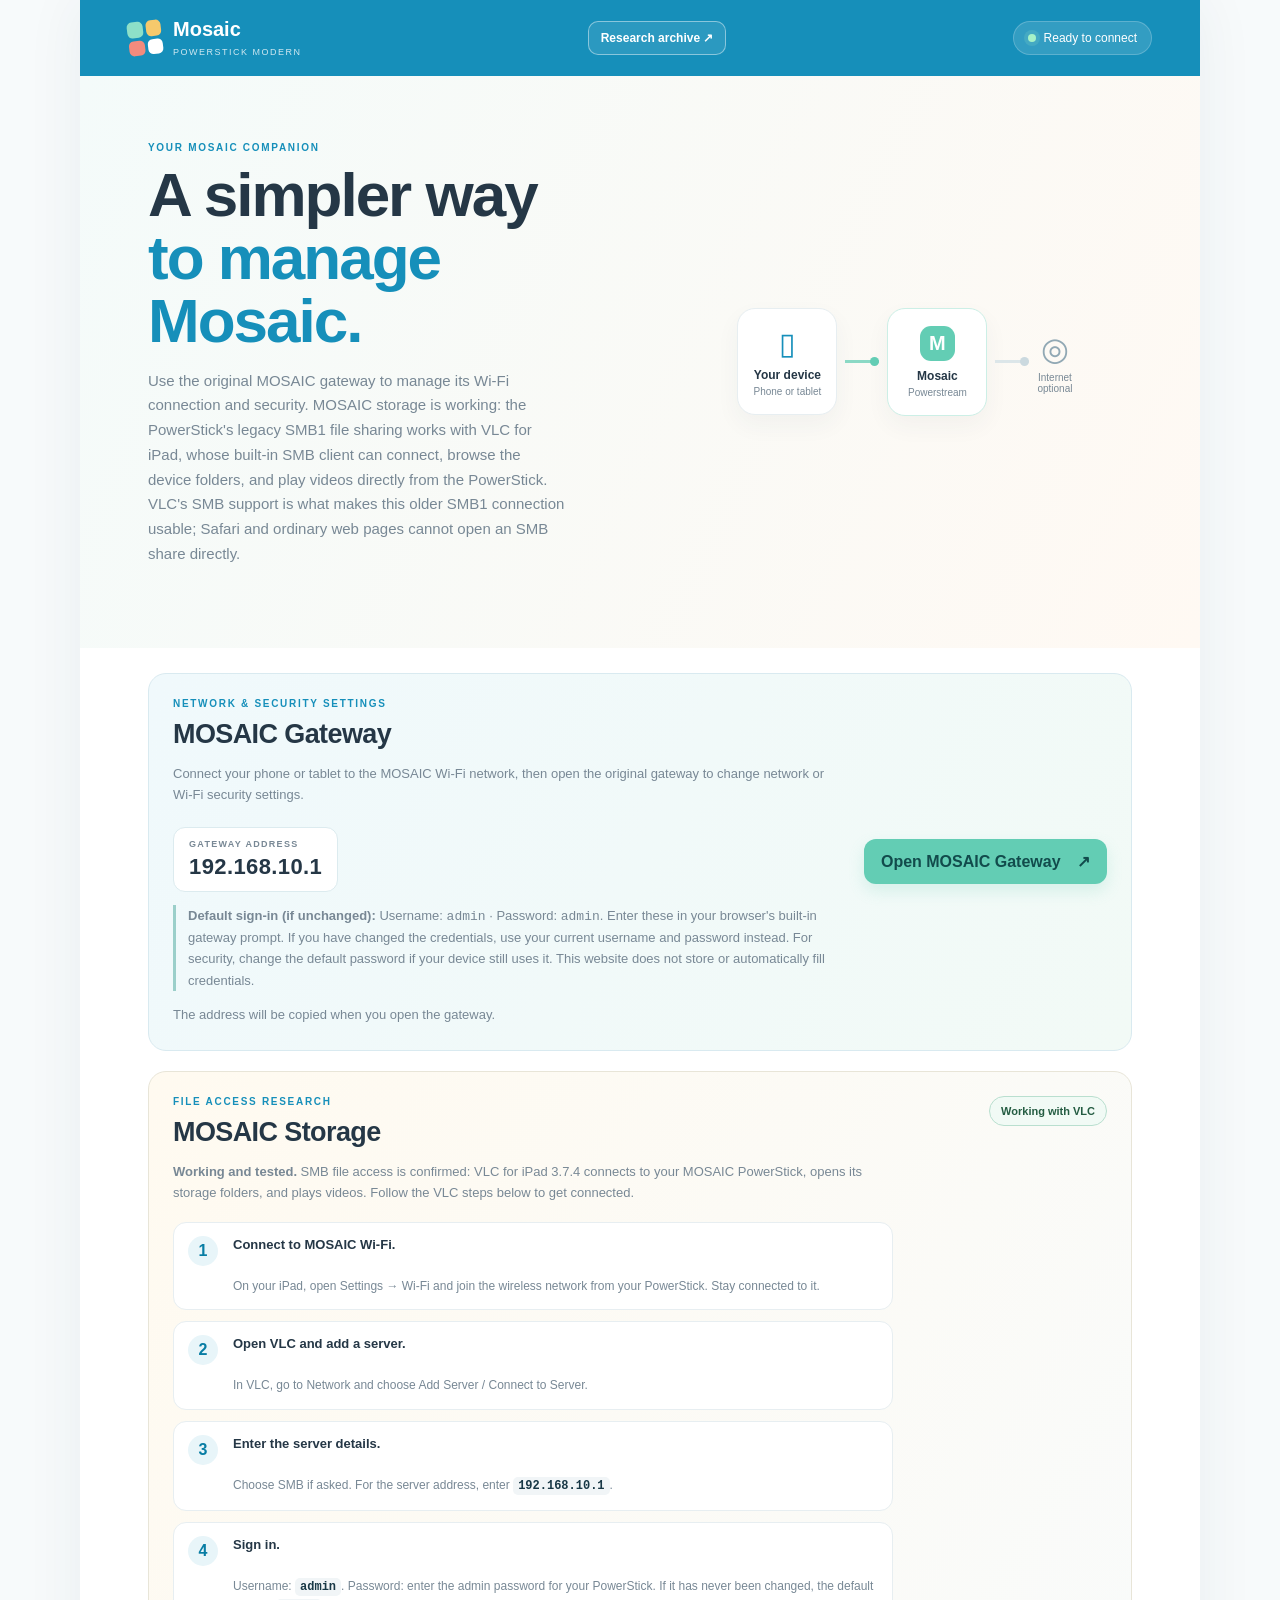
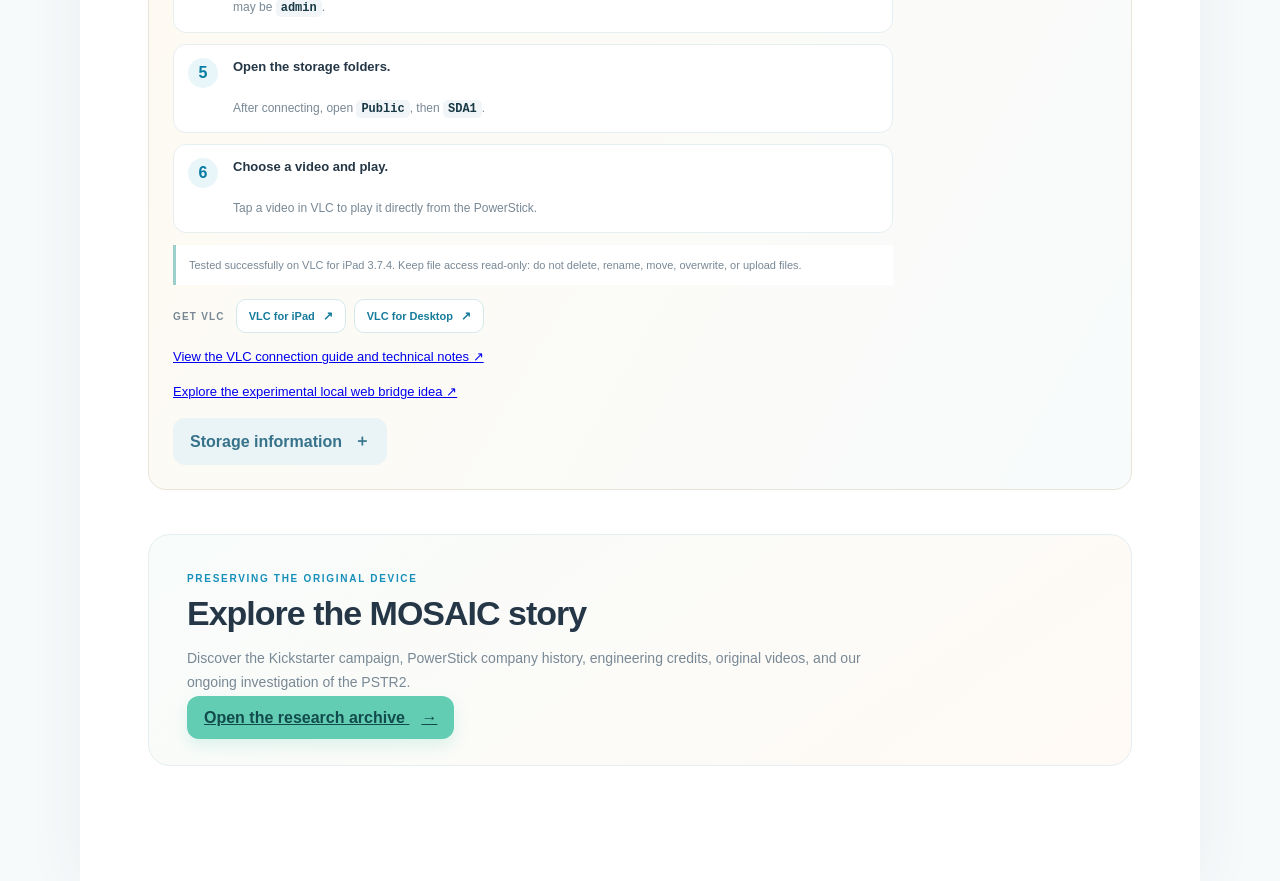
<file: index.html>
<!doctype html>
<html lang="en">
<head>
  <!-- 🟦 #PAGE_METADATA — Browser settings and search preview information. -->
  <meta charset="utf-8">
  <meta name="viewport" content="width=device-width, initial-scale=1">
  <meta name="theme-color" content="#168fba">
  <meta name="description" content="A friendly companion and preservation guide for the MOSAIC Powerstream PSTR2.">
  <title>Mosaic Powerstick Modern</title>
  <link rel="stylesheet" href="css/styles.css">
</head>
<body>
  <div class="app-shell">
    <!-- 🟦 #SITE_HEADER — Brand and project navigation. -->
    <header class="topbar">
      <a class="brand" href="#" aria-label="Mosaic home">
        <span class="brand-mark" aria-hidden="true"><i></i><i></i><i></i><i></i></span>
        <span><strong>Mosaic</strong><small>POWERSTICK MODERN</small></span>
      </a>
      <a class="topbar-archive-link" href="research.html">Research archive ↗</a>
      <div class="connection-pill" role="status" aria-live="polite">
        <span class="status-dot" aria-hidden="true"></span><span>Ready to connect</span>
      </div>
    </header>

    <main>
      <!-- 🟩 #WELCOME_PANEL — Explain what this companion website does. -->
      <section class="welcome" aria-labelledby="welcomeTitle">
        <div class="welcome-copy">
          <p class="eyebrow">YOUR MOSAIC COMPANION</p>
          <h1 id="welcomeTitle">A simpler way<br><span>to manage Mosaic.</span></h1>
          <p class="intro">Use the original MOSAIC gateway to manage its Wi-Fi connection and security. MOSAIC storage is working: the PowerStick's legacy SMB1 file sharing works with VLC for iPad, whose built-in SMB client can connect, browse the device folders, and play videos directly from the PowerStick. VLC's SMB support is what makes this older SMB1 connection usable; Safari and ordinary web pages cannot open an SMB share directly.</p>
        </div>
        <!-- 🟨 #ILLUSTRATION — Decorative connection diagram, not a live status indicator. -->
        <div class="connection-art" aria-label="Illustration of a phone connected to Mosaic, with optional internet connection">
          <div class="device-node"><span class="node-icon" aria-hidden="true">▯</span><b>Your device</b><small>Phone or tablet</small></div>
          <div class="link-line" aria-hidden="true"><span></span></div>
          <div class="device-node mosaic-node"><span class="mosaic-symbol" aria-hidden="true">M</span><b>Mosaic</b><small>Powerstream</small></div>
          <div class="link-line muted-line" aria-hidden="true"><span></span></div>
          <div class="internet-node"><span aria-hidden="true">◎</span><small>Internet<br>optional</small></div>
        </div>
      </section>

      <!-- 🟦 #MOSAIC_GATEWAY — Opens the device's original network and security settings. -->
      <section class="wifi-launcher" aria-labelledby="wifiLauncherTitle">
        <div class="wifi-launcher-copy">
          <p class="eyebrow">NETWORK & SECURITY SETTINGS</p>
          <h2 id="wifiLauncherTitle">MOSAIC Gateway</h2>
          <p>Connect your phone or tablet to the MOSAIC Wi-Fi network, then open the original gateway to change network or Wi-Fi security settings.</p>
          <div class="gateway-address-panel">
            <span class="gateway-address-label">GATEWAY ADDRESS</span>
            <strong class="gateway-address">192.168.10.1</strong>
          </div>
          <p class="wifi-launcher-note"><strong>Default sign-in (if unchanged):</strong> Username: <code>admin</code> · Password: <code>admin</code>. Enter these in your browser's built-in gateway prompt. If you have changed the credentials, use your current username and password instead. For security, change the default password if your device still uses it. This website does not store or automatically fill credentials.</p>
          <p class="gateway-copy-status" id="gatewayCopyStatus" role="status" aria-live="polite">The address will be copied when you open the gateway.</p>
        </div>
        <a class="primary-button gateway-button" id="gatewayButton" href="http://192.168.10.1/" target="_blank" rel="noopener noreferrer">Open MOSAIC Gateway <span aria-hidden="true">↗</span></a>
      </section>

      <!-- 🟩 #STORAGE_WORKING — Confirmed storage access and media playback using VLC. -->
      <section class="storage-launcher" aria-labelledby="storageHeading">
        <div class="storage-launcher-copy">
          <p class="eyebrow">FILE ACCESS RESEARCH</p>
          <h2 id="storageHeading">MOSAIC Storage</h2>
          <p><strong>Working and tested.</strong> SMB file access is confirmed: VLC for iPad 3.7.4 connects to your MOSAIC PowerStick, opens its storage folders, and plays videos. Follow the VLC steps below to get connected.</p>
          <ol class="storage-steps">
            <li><strong>Connect to MOSAIC Wi-Fi.</strong><span>On your iPad, open Settings → Wi-Fi and join the wireless network from your PowerStick. Stay connected to it.</span></li>
            <li><strong>Open VLC and add a server.</strong><span>In VLC, go to Network and choose Add Server / Connect to Server.</span></li>
            <li><strong>Enter the server details.</strong><span>Choose SMB if asked. For the server address, enter <code>192.168.10.1</code>.</span></li>
            <li><strong>Sign in.</strong><span>Username: <code>admin</code>. Password: enter the admin password for your PowerStick. If it has never been changed, the default may be <code>admin</code>.</span></li>
            <li><strong>Open the storage folders.</strong><span>After connecting, open <code>Public</code>, then <code>SDA1</code>.</span></li>
            <li><strong>Choose a video and play.</strong><span>Tap a video in VLC to play it directly from the PowerStick.</span></li>
          </ol>
          <p class="storage-guide-note">Tested successfully on VLC for iPad 3.7.4. Keep file access read-only: do not delete, rename, move, overwrite, or upload files.</p>
          <div class="vlc-downloads" aria-label="Download VLC">
            <span class="vlc-downloads-label">GET VLC</span>
            <a class="vlc-download-button" href="https://apps.apple.com/us/app/vlc-media-player/id650377962?platform=ipad" target="_blank" rel="noopener noreferrer">VLC for iPad <span aria-hidden="true">↗</span></a>
            <a class="vlc-download-button vlc-desktop-button" href="https://www.videolan.org/vlc/" target="_blank" rel="noopener noreferrer">VLC for Desktop <span aria-hidden="true">↗</span></a>
          </div>
          <p><a href="research.html#vlc-storage">View the VLC connection guide and technical notes ↗</a></p>
          <p><a href="research.html#local-bridge">Explore the experimental local web bridge idea ↗</a></p>
          <details class="storage-details">
            <summary class="soft-button">Storage information <span aria-hidden="true">＋</span></summary>
            <div class="storage-details-content">
              <p><strong>Storage access is working.</strong> On iPad, VLC 3.7.4 connects to the PowerStick over SMB, opens <code>Public → SDA1</code>, and plays videos directly from the device.</p>
              <p>The storage itself is fully usable through the tested VLC workflow. A separate future enhancement would be letting this website browse or stream files directly; ordinary GitHub Pages cannot directly open SMB connections.</p>
              <p>See the tested step-by-step VLC instructions and technical findings in the research archive. All device exploration remains read-only.</p>
              <a href="research.html">Read the MOSAIC research archive ↗</a>
            </div>
          </details>
        </div>
        <span class="development-label">Working with VLC</span>
      </section>

      <!-- 🟦 #RESEARCH_ARCHIVE_LINK — Historical material lives on the dedicated research page. -->
      <section class="history-section archive-promo" aria-labelledby="archivePromoHeading">
        <div class="history-heading">
          <p class="eyebrow">PRESERVING THE ORIGINAL DEVICE</p>
          <h2 id="archivePromoHeading">Explore the MOSAIC story</h2>
          <p class="history-intro">Discover the Kickstarter campaign, PowerStick company history, engineering credits, original videos, and our ongoing investigation of the PSTR2.</p>
          <a class="primary-button" href="research.html">Open the research archive <span aria-hidden="true">→</span></a>
        </div>
      </section>
    </main>
  </div>
  <!-- 🟦 #APP_SCRIPT — Handles the gateway address-copy shortcut only. -->
  <script src="js/app.js"></script>
</body>
</html>
</file>
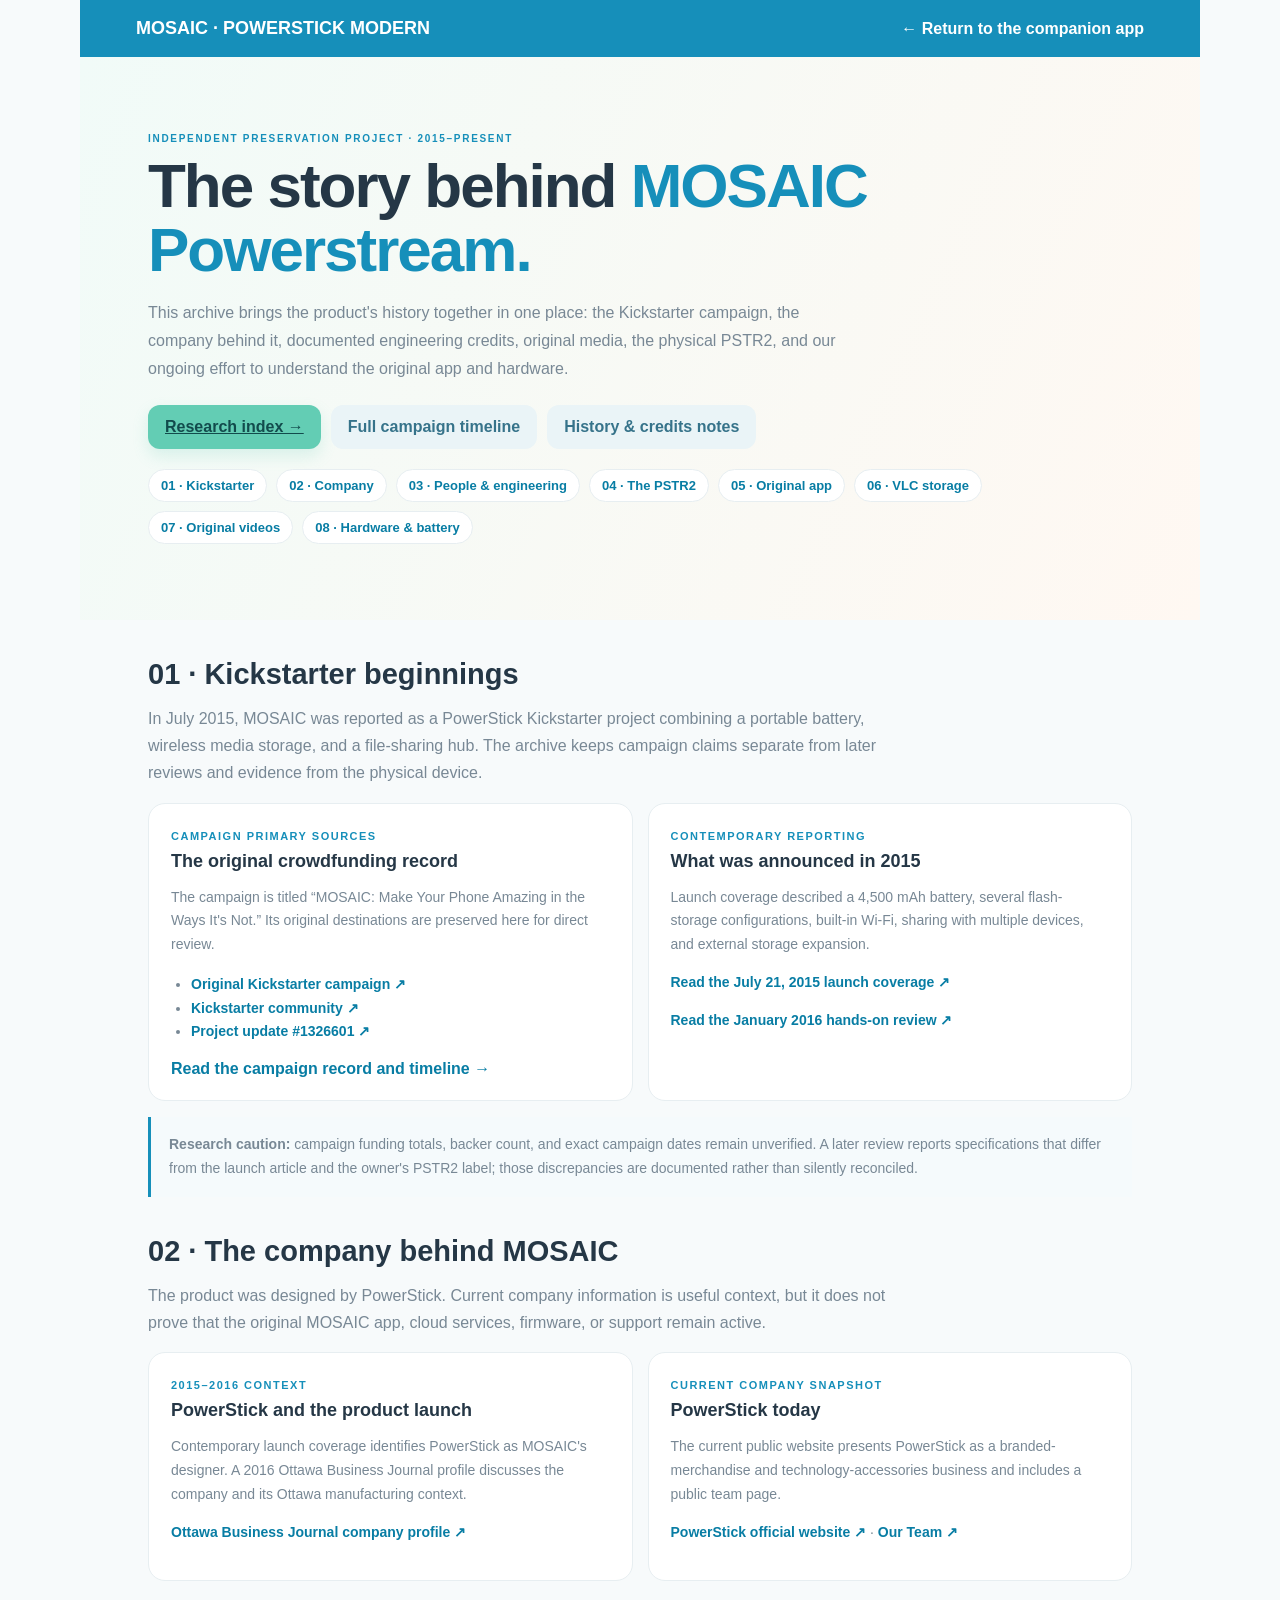
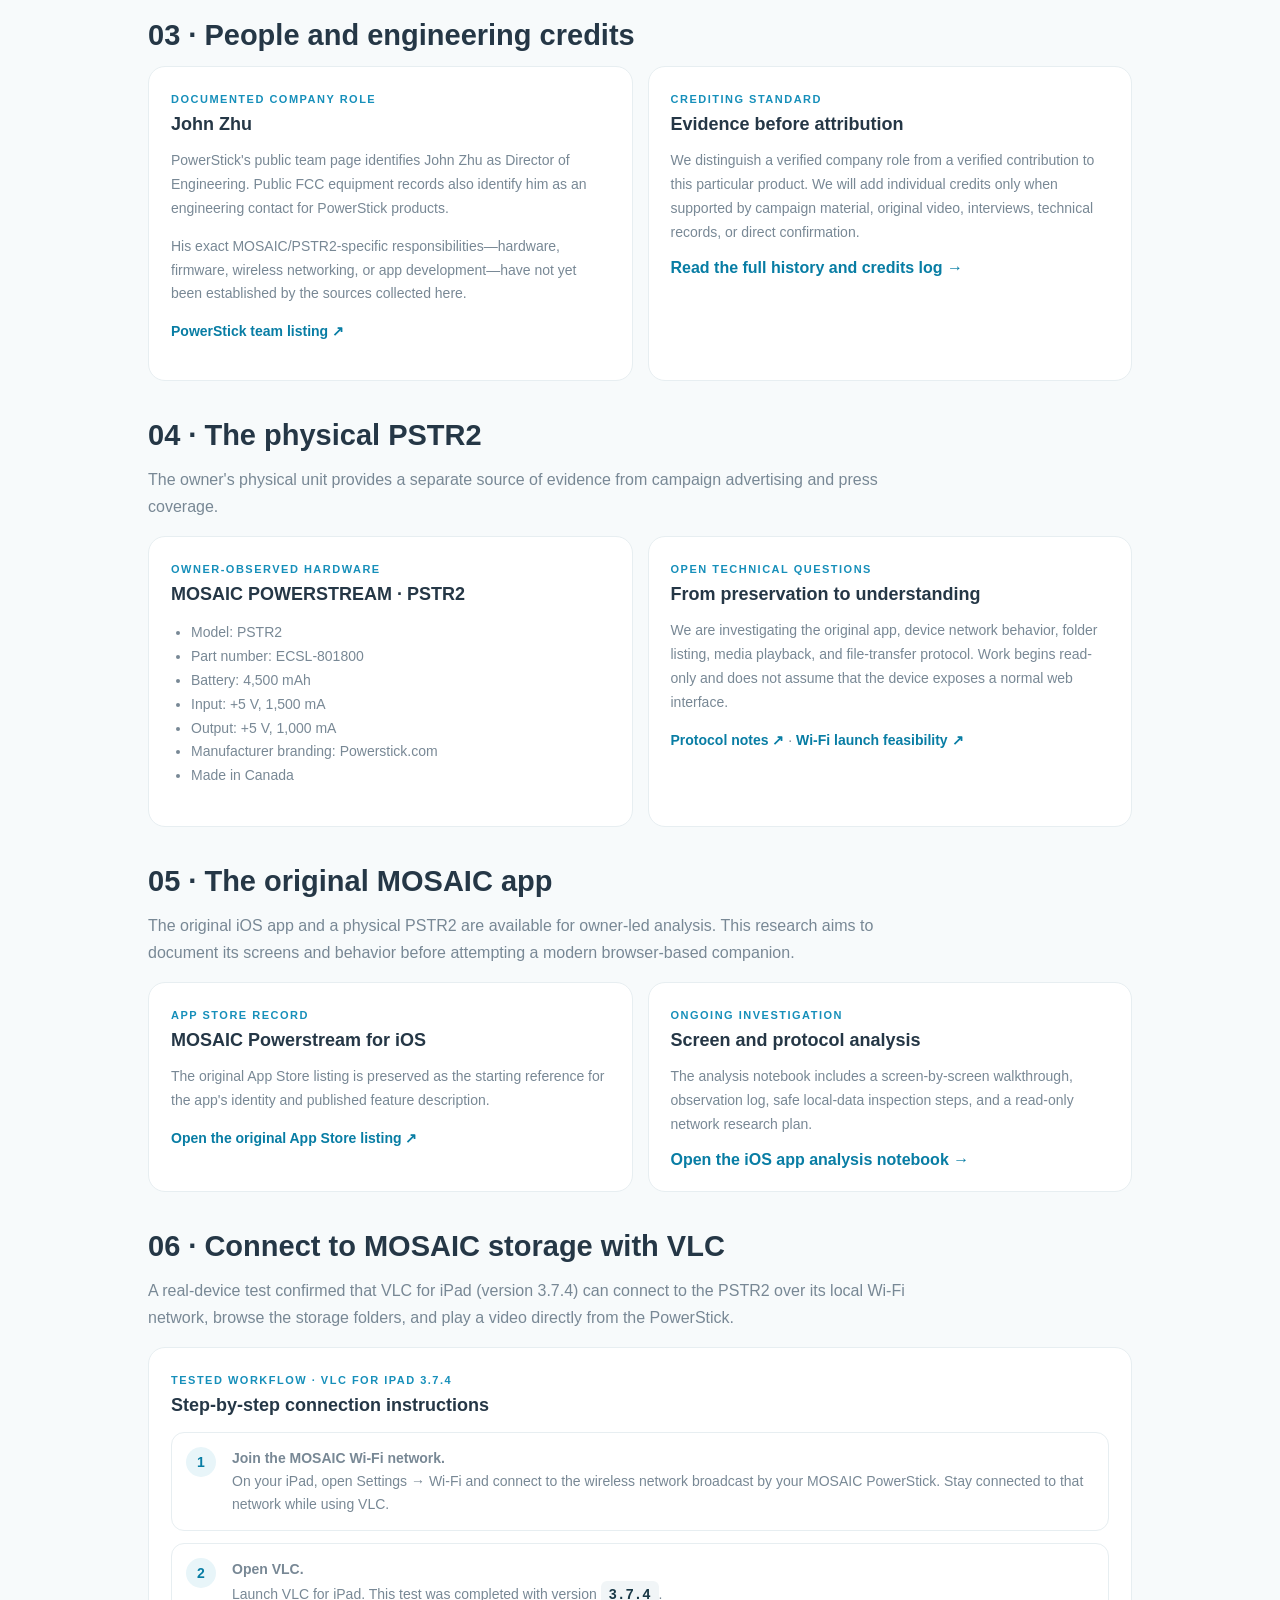
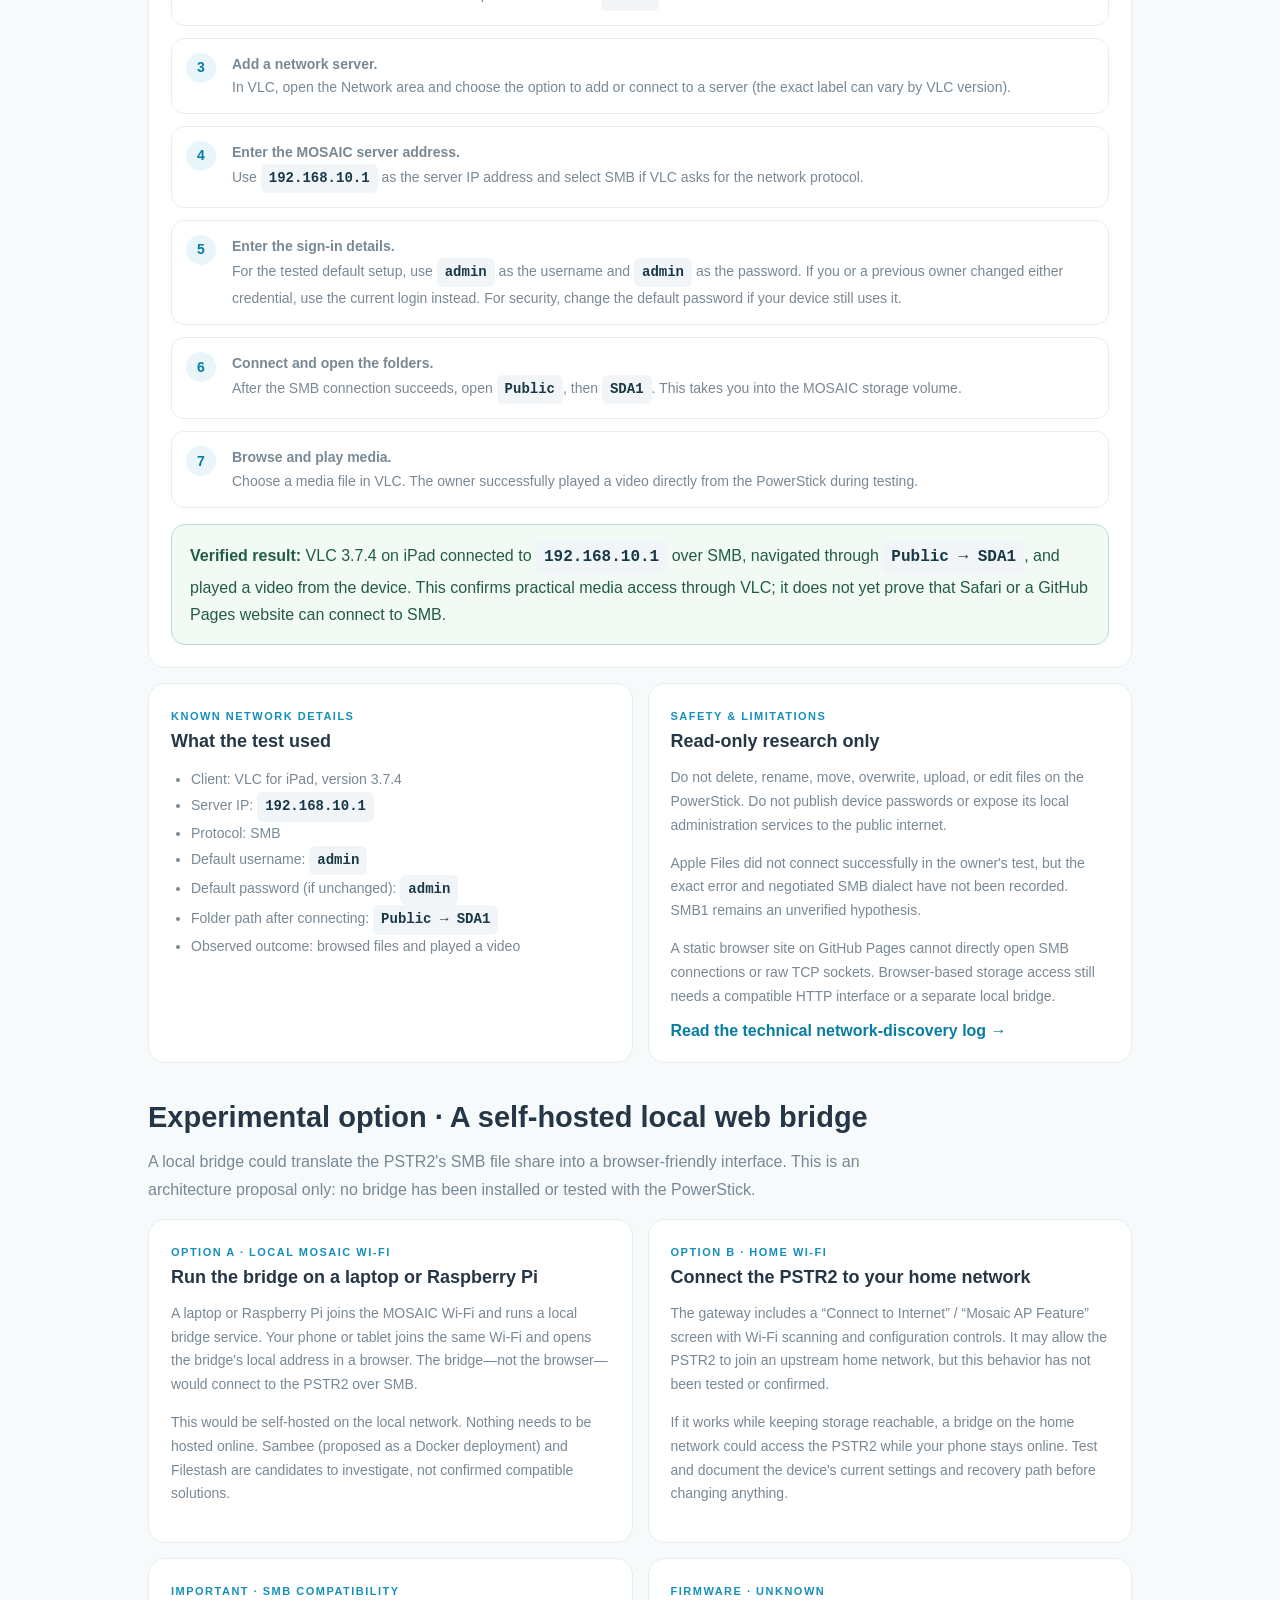
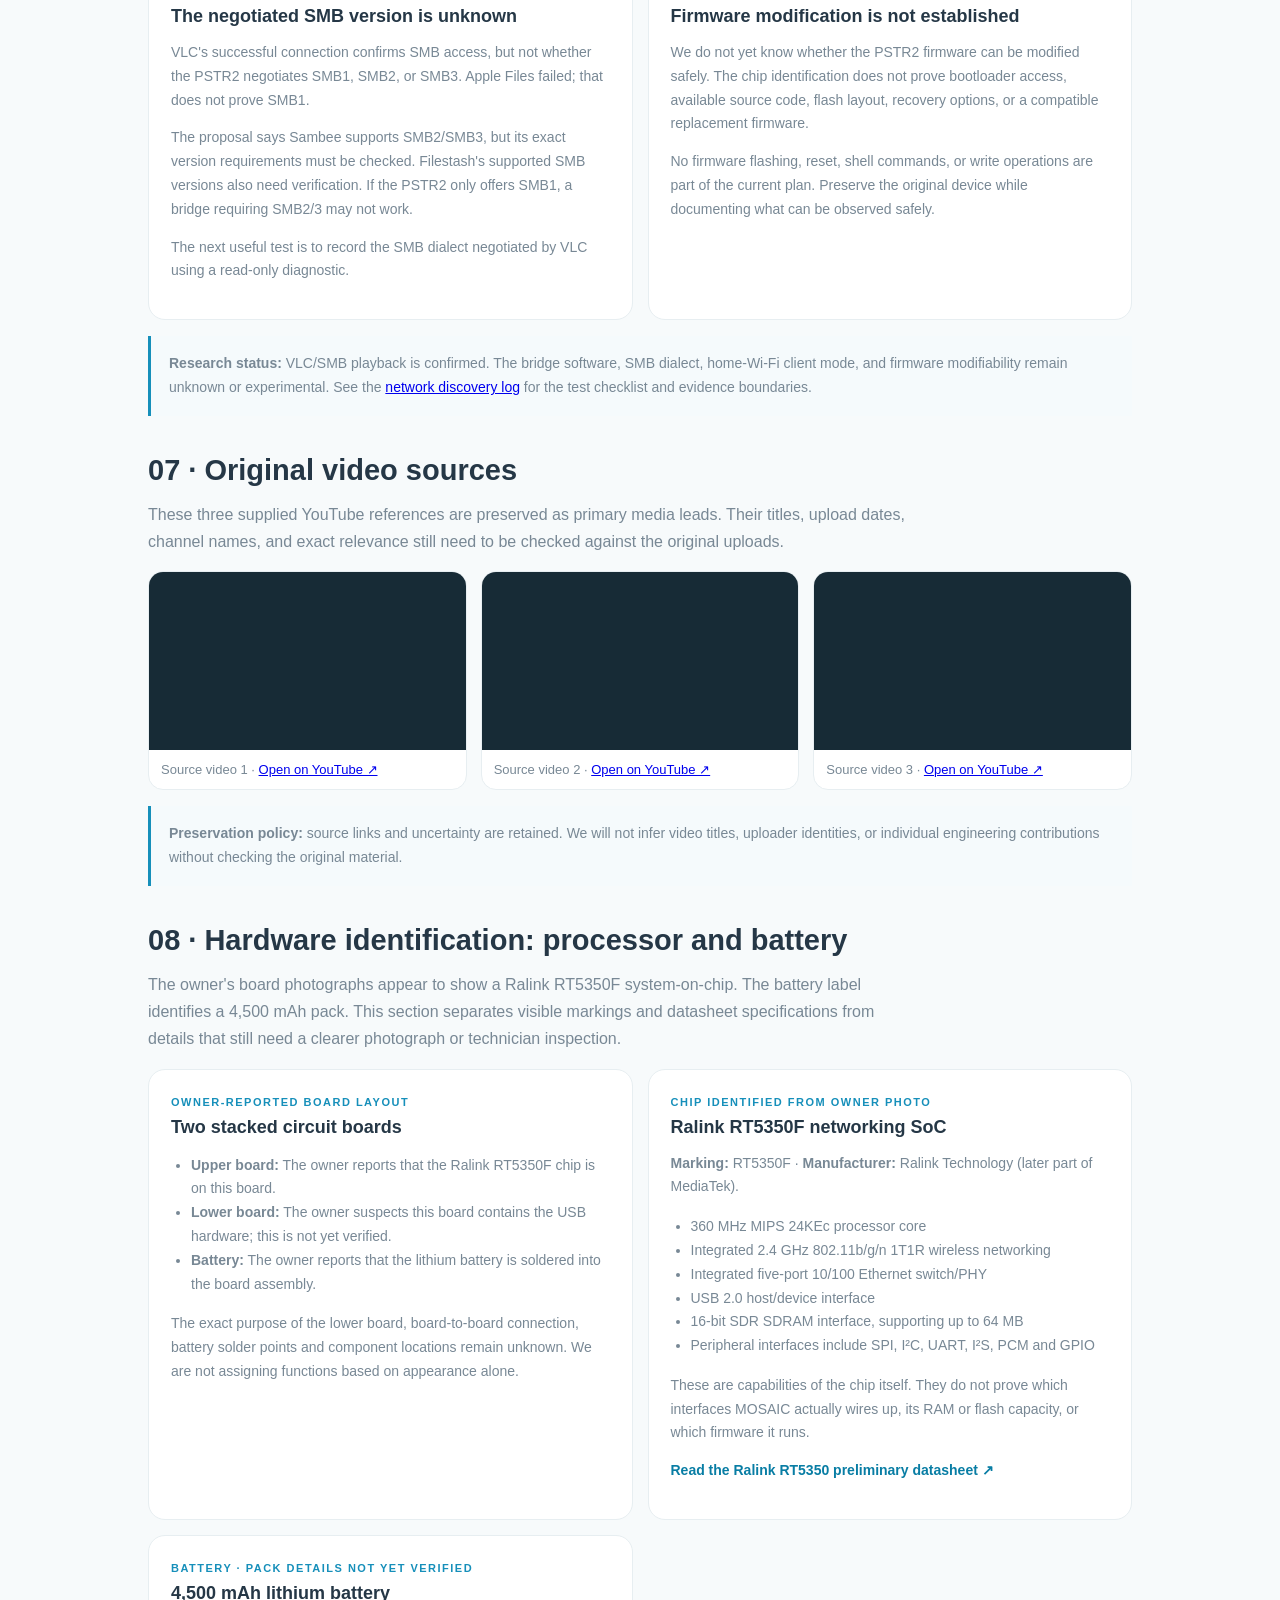
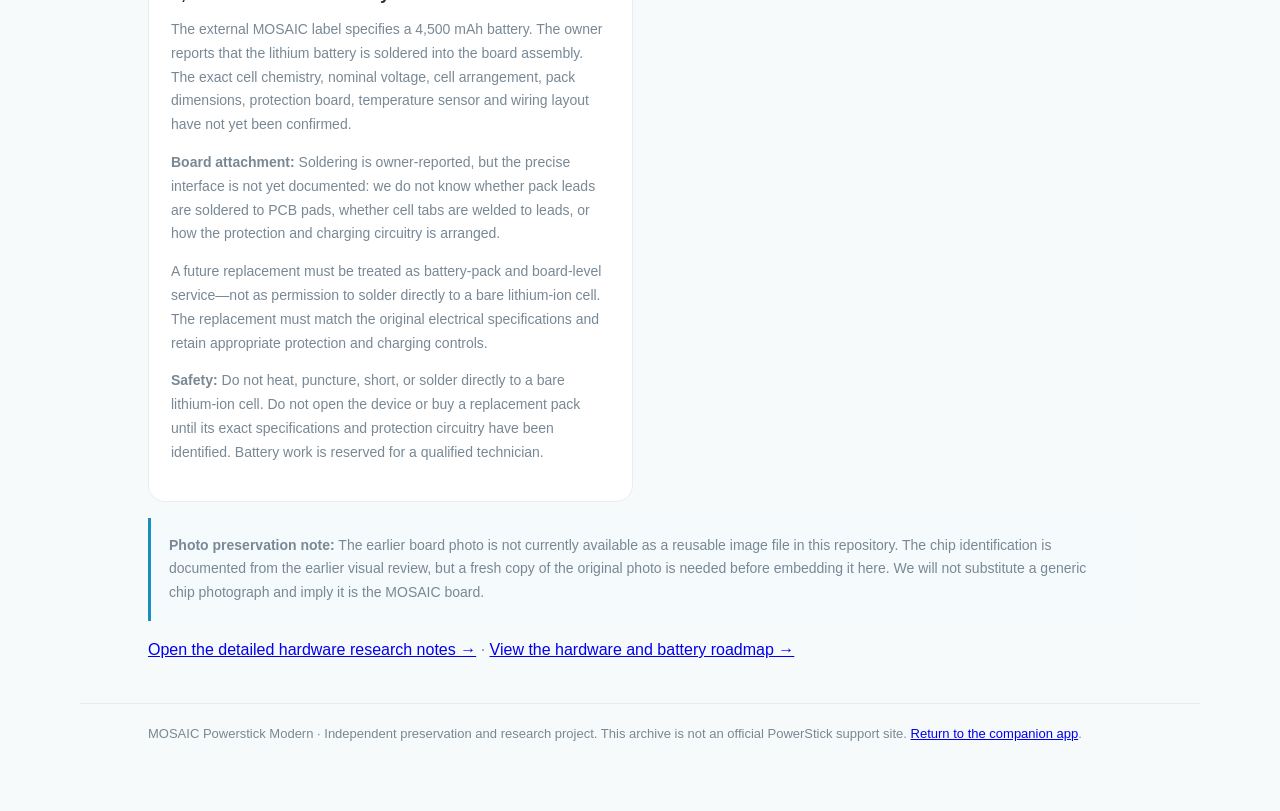
<file: research.html>
<!doctype html>
<html lang="en">
<head>
  <meta charset="utf-8">
  <meta name="viewport" content="width=device-width, initial-scale=1">
  <meta name="theme-color" content="#168fba">
  <meta name="description" content="A structured research archive preserving the MOSAIC Powerstick Powerstream PSTR2: Kickstarter history, company background, engineering credits, original media, and technical research.">
  <title>MOSAIC Research Archive | Powerstick Modern</title>
  <link rel="stylesheet" href="css/styles.css">
  <style>
    .archive-page { max-width:1120px; margin:0 auto; padding-bottom:48px; }
    .archive-top { display:flex; align-items:center; justify-content:space-between; gap:16px; padding:18px clamp(20px,5vw,56px); background:var(--blue); color:#fff; }
    .archive-top a { color:#fff; font-weight:750; text-decoration:none; }
    .archive-top .brand { font-size:18px; }
    .archive-hero { padding:clamp(36px,7vw,76px) clamp(22px,6vw,68px); background:linear-gradient(115deg,#f1fbf8,#fff8f2); }
    .archive-hero h1 { max-width:760px; margin:0; font-size:clamp(36px,6vw,62px); line-height:1.04; letter-spacing:-2px; }
    .archive-hero h1 span { color:var(--blue); }
    .archive-hero p:not(.eyebrow) { max-width:700px; color:var(--muted); line-height:1.75; }
    .archive-actions { display:flex; flex-wrap:wrap; gap:10px; margin-top:22px; }
    .archive-content { padding:0 clamp(20px,6vw,68px); }
    .archive-section { margin-top:38px; scroll-margin-top:20px; }
    .archive-section h2 { margin:0 0 14px; font-size:clamp(22px,3vw,29px); }
    .archive-section-intro { max-width:760px; margin:0 0 16px; color:var(--muted); line-height:1.7; }
    .archive-grid { display:grid; grid-template-columns:repeat(2,minmax(0,1fr)); gap:15px; }
    .archive-card { padding:22px; border:1px solid var(--line); border-radius:17px; background:#fff; }
    .archive-card h3 { margin:7px 0 10px; font-size:18px; }
    .archive-card p,.archive-card li { color:var(--muted); font-size:14px; line-height:1.7; }
    .archive-card a,.archive-inline-link { color:#087da4; font-weight:750; text-decoration:none; }
    .archive-card a:hover,.archive-inline-link:hover { text-decoration:underline; }
    .archive-card ul { padding-left:20px; }
    .archive-kicker { color:var(--blue); font-size:11px; font-weight:850; letter-spacing:1.5px; }
    .archive-videos { display:grid; grid-template-columns:repeat(3,minmax(0,1fr)); gap:14px; }
    .archive-video { overflow:hidden; border:1px solid var(--line); border-radius:15px; background:#fff; }
    .archive-video iframe { display:block; width:100%; aspect-ratio:16/9; border:0; background:#172b36; }
    .archive-video p { margin:0; padding:12px; color:var(--muted); font-size:13px; }
    .archive-note { margin-top:16px; padding:16px 18px; border-left:3px solid var(--blue); background:#f5fafc; color:var(--muted); font-size:14px; line-height:1.7; }
    .steps-list { counter-reset:setup; display:grid; gap:12px; padding:0; margin:16px 0; list-style:none; }
    .steps-list li { counter-increment:setup; display:grid; grid-template-columns:34px 1fr; gap:12px; align-items:start; padding:14px; border:1px solid var(--line); border-radius:13px; background:#fff; color:var(--muted); line-height:1.65; }
    .steps-list li::before { content:counter(setup); display:grid; place-items:center; width:30px; height:30px; border-radius:50%; background:#e8f5f9; color:#087da4; font-weight:850; }
    .setup-code { display:inline-block; padding:3px 8px; border-radius:6px; background:#f1f5f7; color:#183846; font-family:ui-monospace,monospace; font-weight:750; }
    .success-strip { margin-top:16px; padding:16px 18px; border:1px solid #b9dfcf; border-radius:14px; background:#f1faf5; color:#245c42; line-height:1.7; }
    .archive-index { display:flex; flex-wrap:wrap; gap:9px; margin-top:20px; }
    .archive-index a { padding:8px 12px; border:1px solid var(--line); border-radius:999px; color:#087da4; font-size:13px; font-weight:750; text-decoration:none; background:#fff; }
    .archive-footer { margin-top:40px; padding:22px clamp(20px,6vw,68px); border-top:1px solid var(--line); color:var(--muted); font-size:13px; }
    @media(max-width:700px) { .archive-grid,.archive-videos { grid-template-columns:1fr; } .archive-top { align-items:flex-start; flex-direction:column; } }
  </style>
</head>
<body>
  <div class="archive-page">
    <header class="archive-top">
      <a class="brand" href="index.html">MOSAIC · POWERSTICK MODERN</a>
      <a href="index.html">← Return to the companion app</a>
    </header>
    <main>
      <section class="archive-hero">
        <p class="eyebrow">INDEPENDENT PRESERVATION PROJECT · 2015–PRESENT</p>
        <h1>The story behind <span>MOSAIC Powerstream.</span></h1>
        <p>This archive brings the product's history together in one place: the Kickstarter campaign, the company behind it, documented engineering credits, original media, the physical PSTR2, and our ongoing effort to understand the original app and hardware.</p>
        <div class="archive-actions">
          <a class="primary-button" href="docs/research/README.md">Research index →</a>
          <a class="soft-button" href="docs/research/kickstarter-and-timeline.md">Full campaign timeline</a>
          <a class="soft-button" href="docs/history-and-credits.md">History &amp; credits notes</a>
        </div>
        <nav class="archive-index" aria-label="Research archive sections">
          <a href="#campaign">01 · Kickstarter</a>
          <a href="#company">02 · Company</a>
          <a href="#engineering">03 · People &amp; engineering</a>
          <a href="#device">04 · The PSTR2</a>
          <a href="#app">05 · Original app</a>
          <a href="#vlc-storage">06 · VLC storage</a>
          <a href="#media">07 · Original videos</a>
          <a href="#hardware">08 · Hardware &amp; battery</a>
        </nav>
      </section>

      <div class="archive-content">
        <section class="archive-section" id="campaign">
          <h2>01 · Kickstarter beginnings</h2>
          <p class="archive-section-intro">In July 2015, MOSAIC was reported as a PowerStick Kickstarter project combining a portable battery, wireless media storage, and a file-sharing hub. The archive keeps campaign claims separate from later reviews and evidence from the physical device.</p>
          <div class="archive-grid">
            <article class="archive-card">
              <span class="archive-kicker">CAMPAIGN PRIMARY SOURCES</span>
              <h3>The original crowdfunding record</h3>
              <p>The campaign is titled “MOSAIC: Make Your Phone Amazing in the Ways It's Not.” Its original destinations are preserved here for direct review.</p>
              <ul>
                <li><a href="https://www.kickstarter.com/projects/1753158/mosaic-make-your-phone-amazing-in-the-ways-its-not/">Original Kickstarter campaign ↗</a></li>
                <li><a href="https://www.kickstarter.com/projects/1753158/mosaic-make-your-phone-amazing-in-the-ways-its-not/community">Kickstarter community ↗</a></li>
                <li><a href="https://www.kickstarter.com/projects/1753158/mosaic-make-your-phone-amazing-in-the-ways-its-not/posts/1326601">Project update #1326601 ↗</a></li>
              </ul>
              <a href="docs/research/kickstarter-and-timeline.md">Read the campaign record and timeline →</a>
            </article>
            <article class="archive-card">
              <span class="archive-kicker">CONTEMPORARY REPORTING</span>
              <h3>What was announced in 2015</h3>
              <p>Launch coverage described a 4,500 mAh battery, several flash-storage configurations, built-in Wi-Fi, sharing with multiple devices, and external storage expansion.</p>
              <p><a href="https://www.aivanet.com/2015/07/mosaic-battery-storage-and-wifi-pack-hits-kickstarter/" target="_blank" rel="noopener noreferrer">Read the July 21, 2015 launch coverage ↗</a></p>
              <p><a href="https://geardiary.com/2016/01/26/powersticks-mosaic-powerstream-will-let-you-have-expandable-storage/" target="_blank" rel="noopener noreferrer">Read the January 2016 hands-on review ↗</a></p>
            </article>
          </div>
          <div class="archive-note"><strong>Research caution:</strong> campaign funding totals, backer count, and exact campaign dates remain unverified. A later review reports specifications that differ from the launch article and the owner's PSTR2 label; those discrepancies are documented rather than silently reconciled.</div>
        </section>

        <section class="archive-section" id="company">
          <h2>02 · The company behind MOSAIC</h2>
          <p class="archive-section-intro">The product was designed by PowerStick. Current company information is useful context, but it does not prove that the original MOSAIC app, cloud services, firmware, or support remain active.</p>
          <div class="archive-grid">
            <article class="archive-card">
              <span class="archive-kicker">2015–2016 CONTEXT</span>
              <h3>PowerStick and the product launch</h3>
              <p>Contemporary launch coverage identifies PowerStick as MOSAIC's designer. A 2016 Ottawa Business Journal profile discusses the company and its Ottawa manufacturing context.</p>
              <p><a href="https://obj.ca/feature-powerstick-made-in-ottawa-no-kidding/" target="_blank" rel="noopener noreferrer">Ottawa Business Journal company profile ↗</a></p>
            </article>
            <article class="archive-card">
              <span class="archive-kicker">CURRENT COMPANY SNAPSHOT</span>
              <h3>PowerStick today</h3>
              <p>The current public website presents PowerStick as a branded-merchandise and technology-accessories business and includes a public team page.</p>
              <p><a href="https://powerstick.com/" target="_blank" rel="noopener noreferrer">PowerStick official website ↗</a> · <a href="https://powerstick.com/our-team" target="_blank" rel="noopener noreferrer">Our Team ↗</a></p>
            </article>
          </div>
        </section>

        <section class="archive-section" id="engineering">
          <h2>03 · People and engineering credits</h2>
          <div class="archive-grid">
            <article class="archive-card">
              <span class="archive-kicker">DOCUMENTED COMPANY ROLE</span>
              <h3>John Zhu</h3>
              <p>PowerStick's public team page identifies John Zhu as Director of Engineering. Public FCC equipment records also identify him as an engineering contact for PowerStick products.</p>
              <p>His exact MOSAIC/PSTR2-specific responsibilities—hardware, firmware, wireless networking, or app development—have not yet been established by the sources collected here.</p>
              <p><a href="https://powerstick.com/our-team" target="_blank" rel="noopener noreferrer">PowerStick team listing ↗</a></p>
            </article>
            <article class="archive-card">
              <span class="archive-kicker">CREDITING STANDARD</span>
              <h3>Evidence before attribution</h3>
              <p>We distinguish a verified company role from a verified contribution to this particular product. We will add individual credits only when supported by campaign material, original video, interviews, technical records, or direct confirmation.</p>
              <a href="docs/history-and-credits.md">Read the full history and credits log →</a>
            </article>
          </div>
        </section>

        <section class="archive-section" id="device">
          <h2>04 · The physical PSTR2</h2>
          <p class="archive-section-intro">The owner's physical unit provides a separate source of evidence from campaign advertising and press coverage.</p>
          <div class="archive-grid">
            <article class="archive-card">
              <span class="archive-kicker">OWNER-OBSERVED HARDWARE</span>
              <h3>MOSAIC POWERSTREAM · PSTR2</h3>
              <ul>
                <li>Model: PSTR2</li>
                <li>Part number: ECSL-801800</li>
                <li>Battery: 4,500 mAh</li>
                <li>Input: +5 V, 1,500 mA</li>
                <li>Output: +5 V, 1,000 mA</li>
                <li>Manufacturer branding: Powerstick.com</li>
                <li>Made in Canada</li>
              </ul>
            </article>
            <article class="archive-card">
              <span class="archive-kicker">OPEN TECHNICAL QUESTIONS</span>
              <h3>From preservation to understanding</h3>
              <p>We are investigating the original app, device network behavior, folder listing, media playback, and file-transfer protocol. Work begins read-only and does not assume that the device exposes a normal web interface.</p>
              <p><a href="docs/protocol-notes.md">Protocol notes ↗</a> · <a href="docs/research/wifi-launch-and-captive-portal.md">Wi-Fi launch feasibility ↗</a></p>
            </article>
          </div>
        </section>

        <section class="archive-section" id="app">
          <h2>05 · The original MOSAIC app</h2>
          <p class="archive-section-intro">The original iOS app and a physical PSTR2 are available for owner-led analysis. This research aims to document its screens and behavior before attempting a modern browser-based companion.</p>
          <div class="archive-grid">
            <article class="archive-card">
              <span class="archive-kicker">APP STORE RECORD</span>
              <h3>MOSAIC Powerstream for iOS</h3>
              <p>The original App Store listing is preserved as the starting reference for the app's identity and published feature description.</p>
              <p><a href="https://apps.apple.com/us/app/mosaic-powerstream/id1016446202" target="_blank" rel="noopener noreferrer">Open the original App Store listing ↗</a></p>
            </article>
            <article class="archive-card">
              <span class="archive-kicker">ONGOING INVESTIGATION</span>
              <h3>Screen and protocol analysis</h3>
              <p>The analysis notebook includes a screen-by-screen walkthrough, observation log, safe local-data inspection steps, and a read-only network research plan.</p>
              <a href="docs/research/ios-app-analysis.md">Open the iOS app analysis notebook →</a>
            </article>
          </div>
        </section>


        <section class="archive-section" id="vlc-storage">
          <h2>06 · Connect to MOSAIC storage with VLC</h2>
          <p class="archive-section-intro">A real-device test confirmed that VLC for iPad (version 3.7.4) can connect to the PSTR2 over its local Wi-Fi network, browse the storage folders, and play a video directly from the PowerStick.</p>
          <article class="archive-card">
            <span class="archive-kicker">TESTED WORKFLOW · VLC FOR IPAD 3.7.4</span>
            <h3>Step-by-step connection instructions</h3>
            <ol class="steps-list">
              <li><div><strong>Join the MOSAIC Wi-Fi network.</strong><br>On your iPad, open Settings → Wi-Fi and connect to the wireless network broadcast by your MOSAIC PowerStick. Stay connected to that network while using VLC.</div></li>
              <li><div><strong>Open VLC.</strong><br>Launch VLC for iPad. This test was completed with version <span class="setup-code">3.7.4</span>.</div></li>
              <li><div><strong>Add a network server.</strong><br>In VLC, open the Network area and choose the option to add or connect to a server (the exact label can vary by VLC version).</div></li>
              <li><div><strong>Enter the MOSAIC server address.</strong><br>Use <span class="setup-code">192.168.10.1</span> as the server IP address and select SMB if VLC asks for the network protocol.</div></li>
              <li><div><strong>Enter the sign-in details.</strong><br>For the tested default setup, use <span class="setup-code">admin</span> as the username and <span class="setup-code">admin</span> as the password. If you or a previous owner changed either credential, use the current login instead. For security, change the default password if your device still uses it.</div></li>
              <li><div><strong>Connect and open the folders.</strong><br>After the SMB connection succeeds, open <span class="setup-code">Public</span>, then <span class="setup-code">SDA1</span>. This takes you into the MOSAIC storage volume.</div></li>
              <li><div><strong>Browse and play media.</strong><br>Choose a media file in VLC. The owner successfully played a video directly from the PowerStick during testing.</div></li>
            </ol>
            <div class="success-strip"><strong>Verified result:</strong> VLC 3.7.4 on iPad connected to <span class="setup-code">192.168.10.1</span> over SMB, navigated through <span class="setup-code">Public → SDA1</span>, and played a video from the device. This confirms practical media access through VLC; it does not yet prove that Safari or a GitHub Pages website can connect to SMB.</div>
          </article>
          <div class="archive-grid" style="margin-top:15px">
            <article class="archive-card">
              <span class="archive-kicker">KNOWN NETWORK DETAILS</span>
              <h3>What the test used</h3>
              <ul>
                <li>Client: VLC for iPad, version 3.7.4</li>
                <li>Server IP: <span class="setup-code">192.168.10.1</span></li>
                <li>Protocol: SMB</li>
                <li>Default username: <span class="setup-code">admin</span></li>
                <li>Default password (if unchanged): <span class="setup-code">admin</span></li>
                <li>Folder path after connecting: <span class="setup-code">Public → SDA1</span></li>
                <li>Observed outcome: browsed files and played a video</li>
              </ul>
            </article>
            <article class="archive-card">
              <span class="archive-kicker">SAFETY & LIMITATIONS</span>
              <h3>Read-only research only</h3>
              <p>Do not delete, rename, move, overwrite, upload, or edit files on the PowerStick. Do not publish device passwords or expose its local administration services to the public internet.</p>
              <p>Apple Files did not connect successfully in the owner's test, but the exact error and negotiated SMB dialect have not been recorded. SMB1 remains an unverified hypothesis.</p>
              <p>A static browser site on GitHub Pages cannot directly open SMB connections or raw TCP sockets. Browser-based storage access still needs a compatible HTTP interface or a separate local bridge.</p>
              <a href="docs/research/network-discovery.md">Read the technical network-discovery log →</a>
            </article>
          </div>
        </section>


        <section class="archive-section" id="local-bridge">
          <h2>Experimental option · A self-hosted local web bridge</h2>
          <p class="archive-section-intro">A local bridge could translate the PSTR2's SMB file share into a browser-friendly interface. This is an architecture proposal only: no bridge has been installed or tested with the PowerStick.</p>
          <div class="archive-grid">
            <article class="archive-card">
              <span class="archive-kicker">OPTION A · LOCAL MOSAIC WI-FI</span>
              <h3>Run the bridge on a laptop or Raspberry Pi</h3>
              <p>A laptop or Raspberry Pi joins the MOSAIC Wi-Fi and runs a local bridge service. Your phone or tablet joins the same Wi-Fi and opens the bridge's local address in a browser. The bridge—not the browser—would connect to the PSTR2 over SMB.</p>
              <p>This would be self-hosted on the local network. Nothing needs to be hosted online. Sambee (proposed as a Docker deployment) and Filestash are candidates to investigate, not confirmed compatible solutions.</p>
            </article>
            <article class="archive-card">
              <span class="archive-kicker">OPTION B · HOME WI-FI</span>
              <h3>Connect the PSTR2 to your home network</h3>
              <p>The gateway includes a “Connect to Internet” / “Mosaic AP Feature” screen with Wi-Fi scanning and configuration controls. It may allow the PSTR2 to join an upstream home network, but this behavior has not been tested or confirmed.</p>
              <p>If it works while keeping storage reachable, a bridge on the home network could access the PSTR2 while your phone stays online. Test and document the device's current settings and recovery path before changing anything.</p>
            </article>
            <article class="archive-card">
              <span class="archive-kicker">IMPORTANT · SMB COMPATIBILITY</span>
              <h3>The negotiated SMB version is unknown</h3>
              <p>VLC's successful connection confirms SMB access, but not whether the PSTR2 negotiates SMB1, SMB2, or SMB3. Apple Files failed; that does not prove SMB1.</p>
              <p>The proposal says Sambee supports SMB2/SMB3, but its exact version requirements must be checked. Filestash's supported SMB versions also need verification. If the PSTR2 only offers SMB1, a bridge requiring SMB2/3 may not work.</p>
              <p>The next useful test is to record the SMB dialect negotiated by VLC using a read-only diagnostic.</p>
            </article>
            <article class="archive-card">
              <span class="archive-kicker">FIRMWARE · UNKNOWN</span>
              <h3>Firmware modification is not established</h3>
              <p>We do not yet know whether the PSTR2 firmware can be modified safely. The chip identification does not prove bootloader access, available source code, flash layout, recovery options, or a compatible replacement firmware.</p>
              <p>No firmware flashing, reset, shell commands, or write operations are part of the current plan. Preserve the original device while documenting what can be observed safely.</p>
            </article>
          </div>
          <div class="archive-note"><strong>Research status:</strong> VLC/SMB playback is confirmed. The bridge software, SMB dialect, home-Wi-Fi client mode, and firmware modifiability remain unknown or experimental. See the <a href="docs/research/network-discovery.md">network discovery log</a> for the test checklist and evidence boundaries.</div>
        </section>

        <section class="archive-section" id="media">
          <h2>07 · Original video sources</h2>
          <p class="archive-section-intro">These three supplied YouTube references are preserved as primary media leads. Their titles, upload dates, channel names, and exact relevance still need to be checked against the original uploads.</p>
          <div class="archive-videos">
            <article class="archive-video"><iframe src="https://www.youtube-nocookie.com/embed/ROXPfZqRods" title="MOSAIC source video 1" loading="lazy" allowfullscreen></iframe><p>Source video 1 · <a href="https://youtu.be/ROXPfZqRods" target="_blank" rel="noopener noreferrer">Open on YouTube ↗</a></p></article>
            <article class="archive-video"><iframe src="https://www.youtube-nocookie.com/embed/Wus8L8yRq3M" title="MOSAIC source video 2" loading="lazy" allowfullscreen></iframe><p>Source video 2 · <a href="https://youtu.be/Wus8L8yRq3M" target="_blank" rel="noopener noreferrer">Open on YouTube ↗</a></p></article>
            <article class="archive-video"><iframe src="https://www.youtube-nocookie.com/embed/X1hmcPQcjc0" title="MOSAIC source video 3" loading="lazy" allowfullscreen></iframe><p>Source video 3 · <a href="https://youtu.be/X1hmcPQcjc0" target="_blank" rel="noopener noreferrer">Open on YouTube ↗</a></p></article>
          </div>
          <div class="archive-note"><strong>Preservation policy:</strong> source links and uncertainty are retained. We will not infer video titles, uploader identities, or individual engineering contributions without checking the original material.</div>
        </section>

        <section class="archive-section" id="hardware">
          <h2>08 · Hardware identification: processor and battery</h2>
          <p class="archive-section-intro">The owner's board photographs appear to show a Ralink RT5350F system-on-chip. The battery label identifies a 4,500 mAh pack. This section separates visible markings and datasheet specifications from details that still need a clearer photograph or technician inspection.</p>
          <div class="archive-grid">
            <article class="archive-card">
              <span class="archive-kicker">OWNER-REPORTED BOARD LAYOUT</span>
              <h3>Two stacked circuit boards</h3>
              <ul>
                <li><strong>Upper board:</strong> The owner reports that the Ralink RT5350F chip is on this board.</li>
                <li><strong>Lower board:</strong> The owner suspects this board contains the USB hardware; this is not yet verified.</li>
                <li><strong>Battery:</strong> The owner reports that the lithium battery is soldered into the board assembly.</li>
              </ul>
              <p>The exact purpose of the lower board, board-to-board connection, battery solder points and component locations remain unknown. We are not assigning functions based on appearance alone.</p>
            </article>
            <article class="archive-card">
              <span class="archive-kicker">CHIP IDENTIFIED FROM OWNER PHOTO</span>
              <h3>Ralink RT5350F networking SoC</h3>
              <p><strong>Marking:</strong> RT5350F · <strong>Manufacturer:</strong> Ralink Technology (later part of MediaTek).</p>
              <ul>
                <li>360 MHz MIPS 24KEc processor core</li>
                <li>Integrated 2.4 GHz 802.11b/g/n 1T1R wireless networking</li>
                <li>Integrated five-port 10/100 Ethernet switch/PHY</li>
                <li>USB 2.0 host/device interface</li>
                <li>16-bit SDR SDRAM interface, supporting up to 64 MB</li>
                <li>Peripheral interfaces include SPI, I²C, UART, I²S, PCM and GPIO</li>
              </ul>
              <p>These are capabilities of the chip itself. They do not prove which interfaces MOSAIC actually wires up, its RAM or flash capacity, or which firmware it runs.</p>
              <p><a href="https://cdn.sparkfun.com/datasheets/Wireless/WiFi/RT5350.pdf" target="_blank" rel="noopener noreferrer">Read the Ralink RT5350 preliminary datasheet ↗</a></p>
            </article>
            <article class="archive-card">
              <span class="archive-kicker">BATTERY · PACK DETAILS NOT YET VERIFIED</span>
              <h3>4,500 mAh lithium battery</h3>
              <p>The external MOSAIC label specifies a 4,500 mAh battery. The owner reports that the lithium battery is soldered into the board assembly. The exact cell chemistry, nominal voltage, cell arrangement, pack dimensions, protection board, temperature sensor and wiring layout have not yet been confirmed.</p>
              <p><strong>Board attachment:</strong> Soldering is owner-reported, but the precise interface is not yet documented: we do not know whether pack leads are soldered to PCB pads, whether cell tabs are welded to leads, or how the protection and charging circuitry is arranged.</p>
              <p>A future replacement must be treated as battery-pack and board-level service—not as permission to solder directly to a bare lithium-ion cell. The replacement must match the original electrical specifications and retain appropriate protection and charging controls.</p>
              <p><strong>Safety:</strong> Do not heat, puncture, short, or solder directly to a bare lithium-ion cell. Do not open the device or buy a replacement pack until its exact specifications and protection circuitry have been identified. Battery work is reserved for a qualified technician.</p>
            </article>
          </div>
          <div class="archive-note"><strong>Photo preservation note:</strong> The earlier board photo is not currently available as a reusable image file in this repository. The chip identification is documented from the earlier visual review, but a fresh copy of the original photo is needed before embedding it here. We will not substitute a generic chip photograph and imply it is the MOSAIC board.</div>
          <p class="archive-section-intro" style="margin-top:15px"><a href="docs/hardware-and-company-history.md">Open the detailed hardware research notes →</a> · <a href="docs/roadmap.md">View the hardware and battery roadmap →</a></p>
        </section>
      </div>
    </main>
    <footer class="archive-footer">MOSAIC Powerstick Modern · Independent preservation and research project. This archive is not an official PowerStick support site. <a href="index.html">Return to the companion app</a>.</footer>
  </div>
</body>
</html>
</file>
<file: css/styles.css>
/* =========================================================
   🟦 #STYLESHEET_GUIDE — MOSAIC POWERSTICK MODERN
   This file controls appearance only. Page behavior lives in js/app.js.

   Color key for future developers:
   🟦 #DESIGN_TOKENS  Shared colors and sizing choices
   🟩 #BASE_STYLES    Page-wide defaults
   🟨 #COMPONENTS     Header, buttons, cards, and navigation
   🟥 #RESPONSIVE     Tablet and phone layout adjustments
   ========================================================= */


/* 🟦 #DESIGN_TOKENS — Change the palette here to update the whole interface. */
:root {
  --blue: #168fba;
  --mint: #63cdb4;
  --coral: #ef8b7d;
  --yellow: #f2c96d;
  --ink: #253746;
  --muted: #788895;
  --paper: #f7fafb;
  --line: #e7eef1;
}


/* 🟩 #BASE_STYLES — Consistent sizing and readable default text. */
* {
  box-sizing: border-box;
}

body {
  margin: 0;
  background: var(--paper);
  color: var(--ink);
  font-family: Inter, -apple-system, BlinkMacSystemFont, "Segoe UI", sans-serif;
}

button {
  font: inherit;
}

button:focus-visible,
a:focus-visible {
  outline: 3px solid var(--yellow);
  outline-offset: 3px;
}

.app-shell {
  max-width: 1120px;
  min-height: 100vh;
  margin: 0 auto;
  padding-bottom: 90px;
  background: #fff;
  box-shadow: 0 0 55px #173d5010;
}


/* 🟨 #HEADER_AND_BRAND — Top blue bar and Mosaic tile mark. */
.topbar {
  display: flex;
  align-items: center;
  justify-content: space-between;
  gap: 16px;
  height: 76px;
  padding: 0 clamp(18px, 4vw, 48px);
  background: var(--blue);
  color: #fff;
}

.brand {
  display: flex;
  align-items: center;
  gap: 11px;
  color: #fff;
  text-decoration: none;
}

.brand strong {
  display: block;
  font-size: 20px;
}

.brand small {
  font-size: 9px;
  letter-spacing: 1.5px;
  opacity: 0.8;
}

.brand-mark {
  display: grid;
  grid-template-columns: 1fr 1fr;
  gap: 3px;
  width: 34px;
  height: 34px;
  transform: rotate(-7deg);
}

.brand-mark i {
  border-radius: 5px;
  background: #8de0c8;
}

.brand-mark i:nth-child(2) { background: #f6c96c; }
.brand-mark i:nth-child(3) { background: #f28b7d; }
.brand-mark i:nth-child(4) { background: #fff; }

.connection-pill {
  display: flex;
  align-items: center;
  gap: 8px;
  padding: 9px 14px;
  border: 1px solid #ffffff35;
  border-radius: 30px;
  background: #ffffff20;
  font-size: 12px;
}

.status-dot {
  width: 8px;
  height: 8px;
  border-radius: 50%;
  background: #a6f2c8;
  box-shadow: 0 0 0 4px #a6f2c825;
}

.icon-button {
  display: none;
  border: 0;
  background: transparent;
  color: #fff;
  font-size: 24px;
}


/* 🟨 #BUTTONS — Shared button shapes and individual button colors. */
.primary-button,
.soft-button,
.outline-button {
  padding: 13px 17px;
  border: 0;
  border-radius: 12px;
  font-weight: 700;
  cursor: pointer;
}

.primary-button {
  background: var(--mint);
  color: #124b4c;
  box-shadow: 0 7px 16px #63cdb433;
}

.primary-button span,
.outline-button span {
  margin-left: 12px;
}

.soft-button {
  background: #eaf4f7;
  color: #36738a;
}

.outline-button {
  border: 1px solid #cfe9e1;
  background: #fff;
  color: #347f70;
  white-space: nowrap;
}

.text-button {
  border: 0;
  background: none;
  color: var(--blue);
  font-weight: 700;
  cursor: pointer;
}


/* 🟩 #WELCOME_PANEL — Main introduction and connection illustration. */
.welcome {
  display: grid;
  grid-template-columns: 1.05fr 0.95fr;
  align-items: center;
  gap: 28px;
  padding: clamp(28px, 6vw, 66px) clamp(20px, 6vw, 68px);
  background: linear-gradient(115deg, #f4fbfa, #fff9f3);
}

.eyebrow {
  margin: 0 0 10px;
  color: var(--blue);
  font-size: 10px;
  font-weight: 800;
  letter-spacing: 1.7px;
}

.welcome h1 {
  margin: 0 0 16px;
  font-size: clamp(38px, 5.4vw, 62px);
  line-height: 1.02;
  letter-spacing: -2px;
}

.welcome h1 span {
  color: var(--blue);
}

.intro {
  max-width: 420px;
  color: var(--muted);
  font-size: 15px;
  line-height: 1.65;
}

.welcome-actions {
  display: flex;
  flex-wrap: wrap;
  gap: 10px;
  margin-top: 24px;
}

.connection-art {
  display: flex;
  align-items: center;
  justify-content: center;
  gap: 8px;
  padding: 25px 0;
}

.device-node {
  min-width: 100px;
  padding: 17px 12px;
  border: 1px solid var(--line);
  border-radius: 18px;
  background: #fff;
  text-align: center;
  box-shadow: 0 10px 25px #22465c0c;
}

.node-icon {
  display: block;
  margin-bottom: 7px;
  color: var(--blue);
  font-size: 30px;
}

.device-node b {
  display: block;
  font-size: 12px;
}

.device-node small,
.internet-node small {
  display: block;
  margin-top: 4px;
  color: var(--muted);
  font-size: 10px;
}

.mosaic-node {
  border-color: #ccefe6;
}

.mosaic-symbol {
  display: grid;
  place-items: center;
  width: 35px;
  height: 35px;
  margin: 0 auto 8px;
  border-radius: 11px;
  background: var(--mint);
  color: #fff;
  font-size: 20px;
  font-weight: 900;
}

.link-line {
  position: relative;
  width: 34px;
  height: 3px;
  background: #8bd9c5;
}

.link-line span {
  position: absolute;
  top: -3px;
  right: 0;
  width: 9px;
  height: 9px;
  border-radius: 50%;
  background: var(--mint);
}

.muted-line {
  background: #dce6e9;
}

.muted-line span {
  background: #cbd9df;
}

.internet-node {
  color: #91a8b4;
  font-size: 32px;
  text-align: center;
}


/* 🟨 #LIBRARY_CARDS — Four colorful shortcuts for the media categories. */
.section-heading,
.view-heading {
  display: flex;
  align-items: end;
  justify-content: space-between;
  padding: 34px clamp(20px, 6vw, 68px) 17px;
}

.section-heading h2,
.view-heading h2,
.device-panel h2 {
  margin: 0;
  font-size: 25px;
  letter-spacing: -0.6px;
}

.library-grid {
  display: grid;
  grid-template-columns: repeat(4, 1fr);
  gap: 14px;
  padding: 0 clamp(20px, 6vw, 68px);
}

.library-card {
  position: relative;
  min-height: 142px;
  padding: 20px 16px 18px;
  border: 1px solid var(--line);
  border-radius: 17px;
  background: #fff;
  text-align: left;
  cursor: pointer;
  transition: transform 0.18s, box-shadow 0.18s;
}

.library-card:hover {
  transform: translateY(-3px);
  box-shadow: 0 12px 24px #21465c12;
}

.card-icon {
  display: grid;
  place-items: center;
  width: 40px;
  height: 40px;
  margin-bottom: 16px;
  border-radius: 13px;
  font-size: 22px;
}

.photos-card .card-icon { background: #fff1d7; color: #c98d23; }
.videos-card .card-icon { background: #ffe8e4; color: #d76f63; }
.music-card .card-icon { background: #e1f7f0; color: #269b82; }
.files-card .card-icon { background: #e7f1fb; color: #568bbd; }

.card-label {
  display: block;
  font-size: 15px;
  font-weight: 800;
}

.library-card small {
  display: block;
  margin-top: 5px;
  color: var(--muted);
  font-size: 11px;
}

.card-arrow {
  position: absolute;
  top: 17px;
  right: 15px;
  color: #9aabb4;
}


/* 🟩 #DEVICE_PANEL — Hardware summary card near the bottom of Home. */
.device-panel {
  display: flex;
  align-items: center;
  justify-content: space-between;
  gap: 18px;
  margin: 28px clamp(20px, 6vw, 68px) 0;
  padding: 22px 24px;
  border: 1px solid #e0f2ec;
  border-radius: 18px;
  background: #f1faf7;
}

.device-copy {
  display: flex;
  align-items: center;
  gap: 16px;
}

.device-copy p:not(.eyebrow) {
  margin: 7px 0 0;
  color: var(--muted);
  font-size: 13px;
}

.device-badge {
  display: grid;
  flex: 0 0 52px;
  place-items: center;
  width: 52px;
  height: 52px;
  border-radius: 16px;
  background: var(--mint);
  color: #fff;
  font-size: 24px;
  font-weight: 900;
}

.device-panel h2 {
  font-size: 18px;
}


/* 🟨 #DYNAMIC_CONTENT — File rows, empty messages, and video player. */
.content-view {
  padding: 8px 0 35px;
}

.content-view.hidden {
  display: none;
}

.view-heading {
  align-items: center;
  padding-top: 12px;
}

.file-list,
.empty-note,
.player-wrap,
.device-details {
  margin-right: clamp(20px, 6vw, 68px);
  margin-left: clamp(20px, 6vw, 68px);
}

.file-list {
  overflow: hidden;
  border: 1px solid var(--line);
  border-radius: 16px;
}

.file-row {
  display: flex;
  align-items: center;
  gap: 13px;
  padding: 14px 16px;
  border-bottom: 1px solid var(--line);
}

.file-row:last-child {
  border-bottom: 0;
}

.file-icon {
  display: grid;
  place-items: center;
  flex: 0 0 38px;
  width: 38px;
  height: 38px;
  border-radius: 11px;
  background: #edf6fa;
  color: var(--blue);
  font-size: 18px;
}

.file-info {
  flex: 1;
  min-width: 0;
}

.file-info b {
  display: block;
  font-size: 13px;
}

.file-info small {
  color: var(--muted);
  font-size: 11px;
}

.file-action {
  padding: 8px 11px;
  border: 0;
  border-radius: 9px;
  background: #edf7f5;
  color: #388d7a;
  cursor: pointer;
}

.empty-note {
  padding: 22px;
  border: 1px dashed #cddde3;
  border-radius: 14px;
  color: var(--muted);
  font-size: 13px;
  line-height: 1.6;
}

.player-wrap {
  padding: 12px;
  border-radius: 16px;
  background: #172b36;
}

.player-wrap video {
  width: 100%;
  max-height: 460px;
  border-radius: 10px;
  background: #000;
}

.player-tools {
  display: flex;
  align-items: center;
  justify-content: space-between;
  padding: 8px 3px 2px;
  color: #fff;
  font-size: 12px;
}

.device-details {
  display: grid;
  grid-template-columns: repeat(2, 1fr);
  gap: 12px;
}

.detail {
  padding: 16px;
  border: 1px solid var(--line);
  border-radius: 13px;
}

.detail small {
  display: block;
  margin-bottom: 6px;
  color: var(--muted);
  font-size: 10px;
}

.detail b {
  font-size: 14px;
}


/* 🟨 #BOTTOM_NAVIGATION — Sticky navigation with generous touch targets. */
.bottom-nav {
  position: sticky;
  z-index: 4;
  bottom: 0;
  display: flex;
  justify-content: space-around;
  padding: 10px 12px max(10px, env(safe-area-inset-bottom));
  border-top: 1px solid var(--line);
  background: #fff;
}

.nav-item {
  display: flex;
  flex-direction: column;
  align-items: center;
  gap: 3px;
  min-width: 60px;
  border: 0;
  background: transparent;
  color: #91a1aa;
  cursor: pointer;
}

.nav-item span {
  font-size: 23px;
  line-height: 1.1;
}

.nav-item small {
  font-size: 10px;
}

.nav-item.active {
  color: var(--blue);
  font-weight: 800;
}


/* 🟥 #RESPONSIVE_TABLET — Stack the hero and use two columns for category cards. */
@media (max-width: 720px) {
  .topbar {
    height: 64px;
  }

  .connection-pill {
    padding: 8px 10px;
    font-size: 10px;
  }

  .welcome {
    grid-template-columns: 1fr;
    padding-top: 35px;
  }

  .connection-art {
    padding: 12px 0 0;
  }

  .library-grid {
    grid-template-columns: repeat(2, 1fr);
  }

  .device-panel {
    align-items: flex-start;
    flex-direction: column;
  }

  .outline-button {
    align-self: flex-start;
  }

  .section-heading {
    padding-top: 27px;
  }
}


/* 🟥 #RESPONSIVE_PHONE — Keep the header and connection illustration compact. */
@media (max-width: 420px) {
  .brand small {
    font-size: 8px;
  }

  .connection-pill {
    max-width: 145px;
  }

  .connection-pill span:last-child {
    overflow: hidden;
    text-overflow: ellipsis;
    white-space: nowrap;
  }

  .connection-art {
    gap: 5px;
  }

  .device-node {
    min-width: 82px;
    padding: 13px 7px;
  }

  .link-line {
    width: 20px;
  }

  .internet-node {
    font-size: 25px;
  }

  .welcome h1 {
    font-size: 42px;
  }

  .device-copy {
    align-items: flex-start;
  }

  .device-badge {
    flex-basis: 44px;
    width: 44px;
    height: 44px;
  }
}


/* 🟦 #HISTORY_ARCHIVE — A permanent, responsive record of MOSAIC's origins and people. */
.history-section {
  margin: 44px clamp(20px, 6vw, 68px) 30px;
  padding: clamp(22px, 4vw, 38px);
  border: 1px solid #e4eef0;
  border-radius: 22px;
  background: linear-gradient(145deg, #f8fcfb, #fffaf5);
}
.history-heading {
  max-width: 720px;
}
.history-heading h2 {
  margin: 0;
  font-size: clamp(25px, 3.4vw, 34px);
  letter-spacing: -1px;
}
.history-intro {
  color: var(--muted);
  font-size: 14px;
  line-height: 1.7;
}
.history-facts {
  display: grid;
  grid-template-columns: repeat(3, 1fr);
  gap: 13px;
  margin-top: 25px;
}
.history-fact {
  padding: 19px;
  border: 1px solid var(--line);
  border-radius: 15px;
  background: #fff;
}
.history-number {
  color: var(--blue);
  font-size: 11px;
  font-weight: 900;
  letter-spacing: 1px;
}
.history-fact h3 {
  margin: 9px 0;
  font-size: 16px;
}
.history-fact p,
.history-video-heading > p,
.history-note {
  color: var(--muted);
  font-size: 12px;
  line-height: 1.7;
}
.history-fact a,
.history-video a,
.history-note a {
  color: #1684a8;
  font-size: 12px;
  font-weight: 750;
  text-decoration: none;
}
.history-fact a:hover,
.history-video a:hover,
.history-note a:hover {
  text-decoration: underline;
}
.history-video-heading {
  display: flex;
  align-items: end;
  justify-content: space-between;
  gap: 20px;
  margin-top: 36px;
}
.history-video-heading h3 {
  margin: 0;
  font-size: 22px;
}
.history-video-heading > p {
  max-width: 310px;
  margin: 0;
}
.history-video-grid {
  display: grid;
  grid-template-columns: repeat(3, minmax(0, 1fr));
  gap: 14px;
  margin-top: 17px;
}
.history-video {
  min-width: 0;
  overflow: hidden;
  border: 1px solid var(--line);
  border-radius: 14px;
  background: #fff;
}
.history-video-frame {
  position: relative;
  aspect-ratio: 16 / 9;
  background: #172b36;
}
.history-video-frame iframe {
  position: absolute;
  inset: 0;
  width: 100%;
  height: 100%;
  border: 0;
}
.history-video > p {
  margin: 0;
  padding: 11px 13px;
  color: var(--muted);
  font-size: 11px;
}
.history-note {
  margin: 22px 0 0;
  padding-top: 17px;
  border-top: 1px solid var(--line);
}
@media (max-width: 760px) {
  .history-facts,
  .history-video-grid {
    grid-template-columns: 1fr;
  }
  .history-video-heading {
    align-items: flex-start;
    flex-direction: column;
    gap: 6px;
  }
}


/* 🟦 #ARCHIVE_ACCESS — Make the standalone research page easy to discover. */
.topbar-archive-link {
  color: #fff;
  font-size: 12px;
  font-weight: 800;
  text-decoration: none;
  padding: 9px 12px;
  border: 1px solid #ffffff70;
  border-radius: 10px;
  background: #ffffff18;
  white-space: nowrap;
}
.topbar-archive-link:hover {
  background: #ffffff30;
}
a.soft-button {
  display: inline-flex;
  align-items: center;
  justify-content: center;
  text-decoration: none;
}
.archive-shortcut {
  color: #36738a;
}
@media (max-width: 720px) {
  .topbar-archive-link {
    margin-left: auto;
    padding: 8px 9px;
    font-size: 11px;
  }
}
@media (max-width: 420px) {
  .topbar-archive-link {
    max-width: 116px;
    overflow: hidden;
    text-overflow: ellipsis;
  }
}


/* 🟦 #WIFI_LAUNCHER — Explain the PSTR2 Wi-Fi entry flow without claiming a live connection. */
.wifi-launcher {
  display: flex;
  align-items: center;
  justify-content: space-between;
  gap: 24px;
  margin: 25px clamp(20px, 6vw, 68px) 0;
  padding: 24px;
  border: 1px solid #d9eaf0;
  border-radius: 18px;
  background: linear-gradient(120deg, #f0f9fc, #f2faf6);
}
.wifi-launcher-copy {
  max-width: 690px;
}
.wifi-launcher h2 {
  margin: 0;
  font-size: clamp(21px, 3vw, 27px);
  letter-spacing: -0.6px;
}
.wifi-launcher-copy > p:not(.eyebrow) {
  color: var(--muted);
  font-size: 13px;
  line-height: 1.65;
}
.wifi-launcher-note {
  margin-bottom: 0;
  padding-left: 12px;
  border-left: 3px solid #9bcfca;
}
.gateway-button {
  flex: 0 0 auto;
  text-decoration: none;
  white-space: nowrap;
}
@media (max-width: 720px) {
  .wifi-launcher {
    align-items: flex-start;
    flex-direction: column;
  }
  .gateway-button {
    width: 100%;
    justify-content: center;
  }
}


/* 🟦 #GATEWAY_ADDRESS — Keep the local address readable without showing its URL scheme. */
.gateway-address-panel {
  display: inline-flex;
  flex-direction: column;
  gap: 5px;
  margin-top: 8px;
  padding: 11px 15px;
  border: 1px solid #dcebef;
  border-radius: 12px;
  background: #fff;
}
.gateway-address-label {
  color: var(--muted);
  font-size: 9px;
  font-weight: 800;
  letter-spacing: 1.3px;
}
.gateway-address {
  color: var(--ink);
  font-size: 22px;
  letter-spacing: 0.4px;
  font-variant-numeric: tabular-nums;
}
.gateway-copy-status {
  min-height: 1em;
  margin-bottom: 0;
  color: #548477;
  font-size: 11px;
}


/* 🟦 #STORAGE_DEVELOPMENT — A clear, separate home for storage research. */
.storage-launcher {
  display: flex;
  align-items: flex-start;
  justify-content: space-between;
  gap: 24px;
  margin: 20px clamp(20px, 6vw, 68px) 0;
  padding: 24px;
  border: 1px solid #e8e5d8;
  border-radius: 18px;
  background: linear-gradient(120deg, #fffaf0, #f8fbfc);
}
.storage-launcher-copy {
  max-width: 720px;
}
.storage-launcher h2 {
  margin: 0;
  font-size: clamp(21px, 3vw, 27px);
  letter-spacing: -0.6px;
}
.storage-launcher-copy > p:not(.eyebrow) {
  color: var(--muted);
  font-size: 13px;
  line-height: 1.65;
}
.storage-details {
  margin-top: 16px;
}
.storage-details summary {
  display: inline-flex;
  align-items: center;
  justify-content: center;
  gap: 12px;
  list-style: none;
  cursor: pointer;
}
.storage-details summary::-webkit-details-marker {
  display: none;
}
.storage-details[open] summary span {
  transform: rotate(45deg);
}
.storage-details-content {
  margin-top: 14px;
  padding: 16px 18px;
  border: 1px solid var(--line);
  border-radius: 13px;
  background: #fff;
}
.storage-details-content p {
  color: var(--muted);
  font-size: 12px;
  line-height: 1.7;
}
.storage-details-content p:first-child {
  color: var(--ink);
}
.storage-details-content a {
  color: #1684a8;
  font-size: 12px;
  font-weight: 750;
  text-decoration: none;
}
.storage-details-content a:hover {
  text-decoration: underline;
}
.development-label {
  flex: 0 0 auto;
  padding: 8px 11px;
  border: 1px solid #e9d8a8;
  border-radius: 20px;
  background: #fff6dd;
  color: #806323;
  font-size: 11px;
  font-weight: 800;
}
@media (max-width: 720px) {
  .storage-launcher {
    flex-direction: column;
  }
}


/* 🟩 #STORAGE_STEPS — Numbered, touch-friendly setup instructions on the homepage. */
.storage-steps {
  display: grid;
  gap: 11px;
  margin: 18px 0 12px;
  padding: 0;
  list-style: none;
  counter-reset: storage-step;
}
.storage-steps li {
  display: grid;
  grid-template-columns: 34px minmax(0, 1fr);
  gap: 11px;
  align-items: start;
  padding: 13px 14px;
  border: 1px solid var(--line);
  border-radius: 13px;
  background: #fff;
  counter-increment: storage-step;
}
.storage-steps li::before {
  content: counter(storage-step);
  display: grid;
  place-items: center;
  width: 30px;
  height: 30px;
  border-radius: 50%;
  background: #e8f5f9;
  color: #087da4;
  font-weight: 850;
}
.storage-steps li strong,
.storage-steps li span {
  grid-column: 2;
}
.storage-steps li strong {
  margin-top: 1px;
  color: var(--ink);
  font-size: 13px;
}
.storage-steps li span {
  color: var(--muted);
  font-size: 12px;
  line-height: 1.65;
}
.storage-steps code {
  padding: 2px 5px;
  border-radius: 5px;
  background: #f1f5f7;
  color: #183846;
  font-family: ui-monospace, monospace;
  font-weight: 750;
}
.storage-guide-note {
  padding: 11px 13px;
  border-left: 3px solid #9bcfca;
  background: #fff;
  color: var(--muted);
  font-size: 11px !important;
}
.storage-launcher .development-label {
  border-color: #b9dfcf;
  background: #f1faf5;
  color: #245c42;
}


/* 🟩 #VLC_DOWNLOAD_LINKS — Compact official download links beside the tested setup guide. */
.vlc-downloads {
  display: flex;
  flex-wrap: wrap;
  align-items: center;
  gap: 8px;
  margin-top: 14px;
}
.vlc-downloads-label {
  margin-right: 3px;
  color: var(--muted);
  font-size: 10px;
  font-weight: 850;
  letter-spacing: 1.2px;
}
.vlc-download-button {
  display: inline-flex;
  align-items: center;
  gap: 8px;
  padding: 9px 12px;
  border: 1px solid #d5e8ec;
  border-radius: 10px;
  background: #fff;
  color: #167b9b;
  font-size: 11px;
  font-weight: 800;
  text-decoration: none;
  transition: background 0.15s, transform 0.15s;
}
.vlc-download-button:hover {
  transform: translateY(-1px);
  background: #edf8fa;
}
.vlc-download-button span {
  font-size: 12px;
}
</file>
